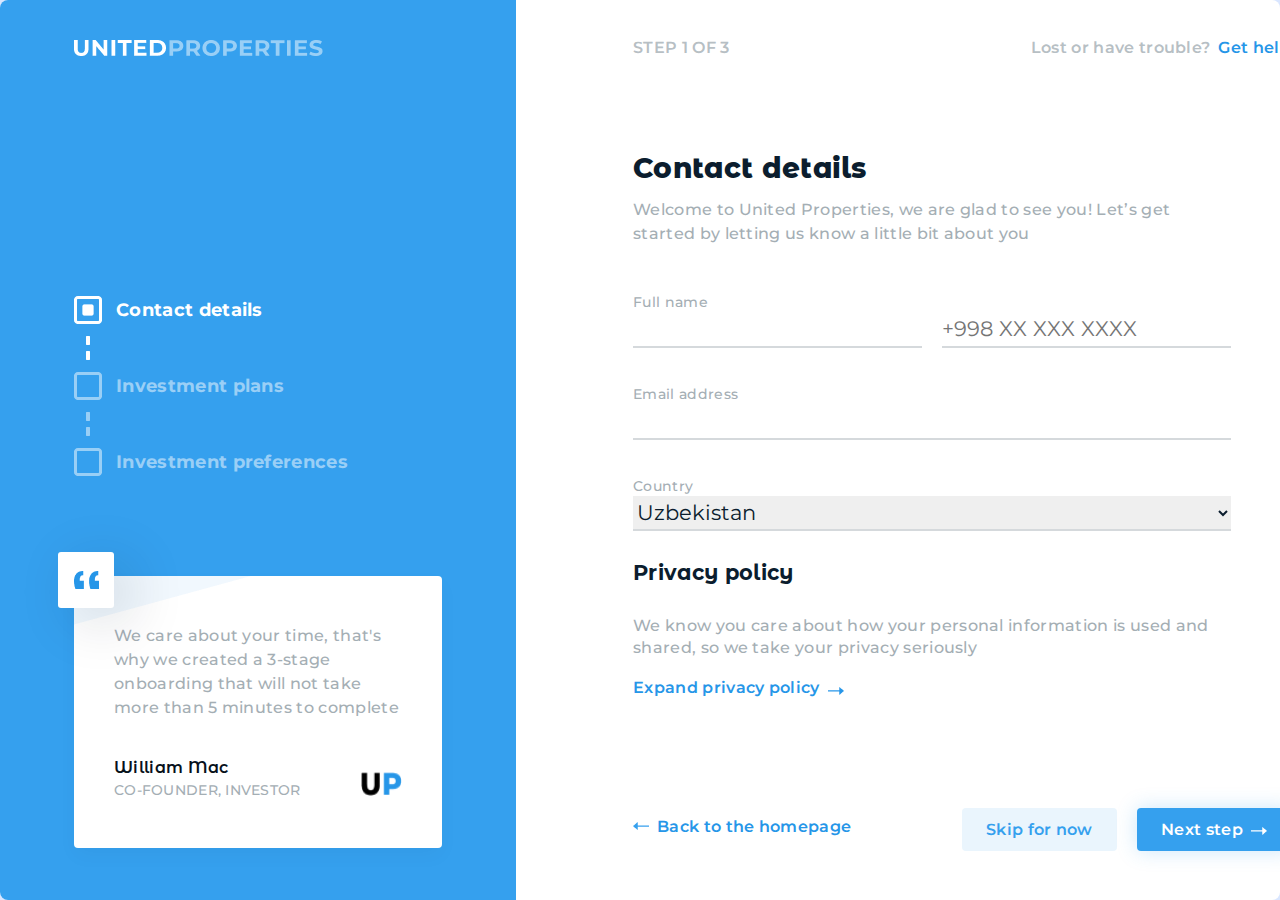
<file: index.html>
<!DOCTYPE html>
<html lang="en">

<head>
   <meta charset="UTF-8">
   <meta http-equiv="X-UA-Compatible" content="IE=edge">
   <meta name="viewport" content="width=device-width, initial-scale=1.0">
   <title>URES ONBOARDING</title>

   <link rel="preconnect" href="https://fonts.gstatic.com">
   <link
      href="https://fonts.googleapis.com/css2?family=Montserrat+Alternates:wght@600;700;800&family=Montserrat:ital,wght@0,500;0,600;1,500&display=swap"
      rel="stylesheet">

   <link rel="stylesheet" href="/CSS/normalize.css">
   <link rel="stylesheet" href="/CSS/style.css">
</head>

<body>
   <div class="contact-details">
      <div class="contact-details__left-block">

         <div class="logo">
            <a href="/index.html"><img src="/images/logo.png" alt="logo" width="249" height="16"></a>
         </div>

         <div class="contact-details__nav">
            <ul class="nav__items">
               <li class="nav__list active">Contact details
                  <div class="vertical-line__top__active"></div>
                  <div class="vertical-line__bottom__active"></div>
               </li>
               <li class="nav__list passive">Investment plans
                  <div class="vertical-line__top"></div>
                  <div class="vertical-line__bottom"></div>
               </li>
               <li class="nav__list passive">Investment preferences</li>
            </ul>
         </div>

         <div class="quote">

            <blockquote>
               We care about your time, that's why we created a 3-stage onboarding that will not take more than 5
               minutes to complete
            </blockquote>

            <div class="author">
               <dl>
                  <dt>William Mac</dt>
                  <dd>CO-FOUNDER, INVESTOR</dd>
               </dl>

               <img class="up-logo" src="/images/UP.png" alt="UP" width="41" height="24">
            </div>
         </div>

      </div>
      <div class="contact-details__right-block">
         <div class="container">

            <div class="right-top">
               <span class="step">STEP 1 OF 3</span>
               <div class="help">
                  <p class="help-question">Lost or have trouble?</p>
                  <a class="mini-link " href="#">Get help</a>
               </div>
            </div>
            <div class="form-container">
               <h2 class="right-title">Сontact details</h2>
               <p class="right-description">Welcome to United Properties, we are glad to see you! Let’s get started by
                  letting us know a little bit about you</p>

               <form class="form">
                  <div class="form__name-tel">
                     <fieldset>
                        <legend>Full name</legend>
                        <label for="name" class="input-text">
                           <input class="name" type="text" name="name" id="name">
                        </label>
                     </fieldset>

                     <label for="tel" class="tel">
                        <input type="tel" id="tel" name="tel" placeholder="+998 XX XXX XXXX"
                           pattern="[0-9]{3} [0-9]{2} [0-9]{3} [0-9]{4}" required>
                     </label>
                  </div>

                  <fieldset>
                     <legend>Email address</legend>
                     <label for="email" class="input-text">
                        <input id="email" class="email" type="email" name="email">
                     </label>
                  </fieldset>

                  <fieldset>
                     <legend>Country</legend>
                     <label for="country" class="input-text">
                        <select id="country" name="country">
                           <option value="Uzbekistan">Uzbekistan</option>
                           <option value="Ukraine">Ukraine</option>
                           <option value="China">China</option>
                           <option value="Russia">Russia</option>
                           <option value="Korea">Korea</option>
                           <option value="Belorussia">Belorussia</option>
                           <option value="USA">USA</option>
                           <option value="Canada">Canada</option>
                           <option value="Dubai">Dubai</option>
                        </select>
                     </label>
                  </fieldset>

               </form>

               <div class="privacy">
                  <h4 class="privacy-title">Privacy policy</h4>
                  <p class="privacy-text">We know you care about how your personal information is used and shared, so we
                     take your privacy seriously</p>
                  <a class="mini-link" href="#">Expand privacy policy</a>
               </div>
            </div>
            <footer class="footer">
               <a class="footer__back-link" href="#">Back to the homepage</a>
               <div class="footer__right-links">
                  <a class="footer__skip-link" href="/plans.html">Skip for now</a>
                  <a class="footer__next-link" href="/plans.html">Next step</a>
               </div>
            </footer>

         </div>
      </div>
   </div>
</body>

</html>
</file>
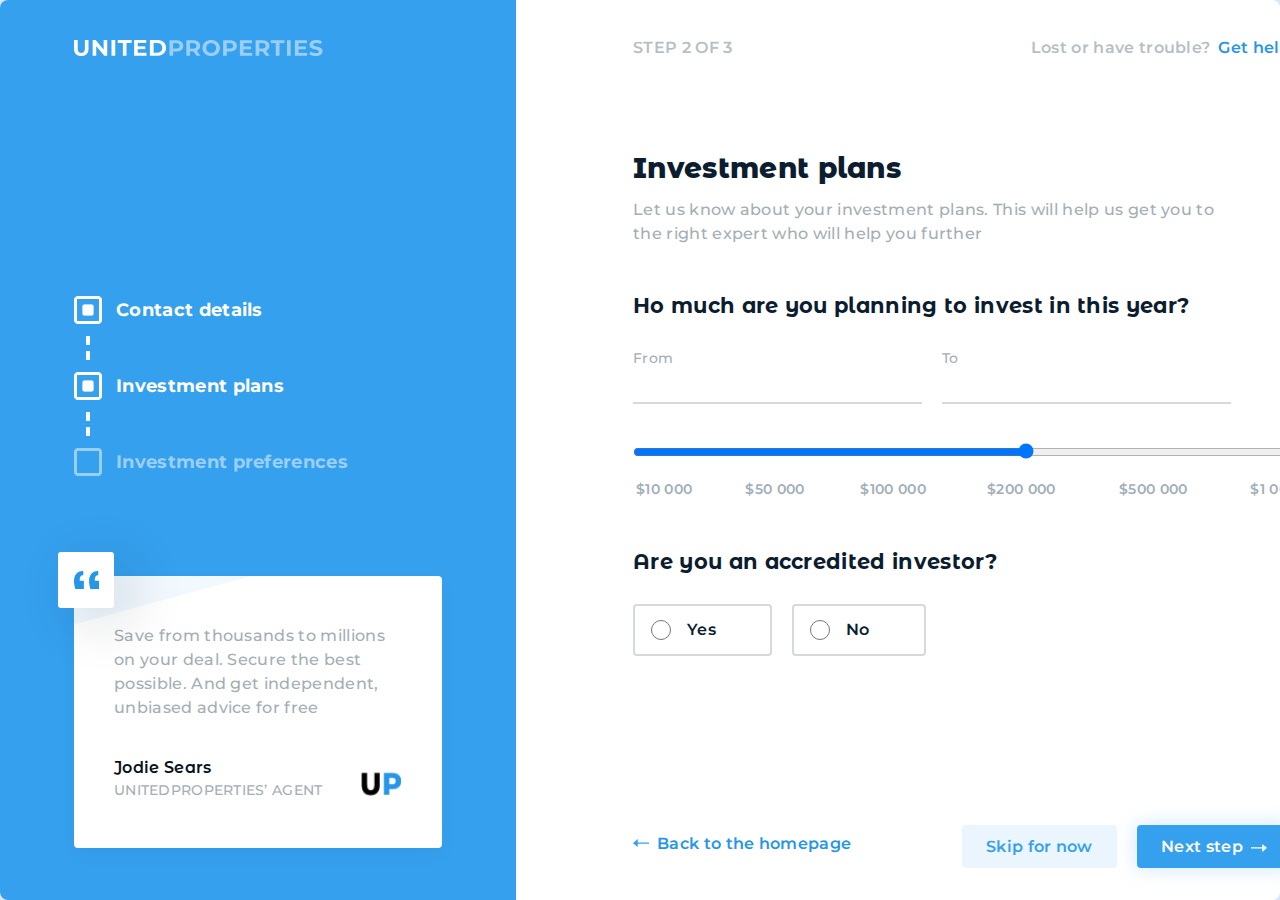
<file: plans.html>
<!DOCTYPE html>
<html lang="en">

<head>
   <meta charset="UTF-8">
   <meta http-equiv="X-UA-Compatible" content="IE=edge">
   <meta name="viewport" content="width=device-width, initial-scale=1.0">
   <title>URES ONBOARDING</title>

   <link rel="preconnect" href="https://fonts.gstatic.com">
   <link
      href="https://fonts.googleapis.com/css2?family=Montserrat+Alternates:wght@600;700;800&family=Montserrat:ital,wght@0,500;0,600;1,500&display=swap"
      rel="stylesheet">

   <link rel="stylesheet" href="/CSS/normalize.css">
   <link rel="stylesheet" href="/CSS/style.css">
</head>

<body>
   <div class="contact-details">
      <div class="contact-details__left-block">

         <div class="logo">
            <a href="/index.html"><img src="/images/logo.png" alt="logo" width="249" height="16"></a>
         </div>

         <div class="contact-details__nav">
            <ul class="nav__items">
               <li class="nav__list active">Contact details
                  <div class="vertical-line__top__active"></div>
                  <div class="vertical-line__bottom__active"></div>
               </li>
               <li class="nav__list active">Investment plans
                  <div class="vertical-line__top__active"></div>
                  <div class="vertical-line__bottom__active"></div>
               </li>
               <li class="nav__list passive">Investment preferences</li>
            </ul>
         </div>

         <div class="quote">

            <blockquote>
               Save from thousands to millions on your deal. Secure the best possible. And get independent, unbiased
               advice for free
            </blockquote>

            <div class="author">
               <dl>
                  <dt>Jodie Sears</dt>
                  <dd>UNITEDPROPERTIES’ AGENT</dd>
               </dl>

               <img class="up-logo" src="/images/UP.png" alt="UP" width="41" height="24">
            </div>
         </div>

      </div>
      <div class="contact-details__right-block">

         <div class="right-top">
            <span class="step">STEP 2 OF 3</span>
            <div class="help">
               <p class="help-question">Lost or have trouble?</p>
               <a class="mini-link " href="#">Get help</a>
            </div>
         </div>
         <div class="form-container">
            <h2 class="right-title">Investment plans</h2>
            <p class="right-description">Let us know about your investment plans. This will help us get you to the
               right expert who will help you further</p>

            <h4 class="privacy-title">Ho much are you planning to invest in this year?</h4>

            <form class="form">
               <div class="form__name-tel">
                  <fieldset>
                     <legend>From</legend>
                     <label for="number" class="input-text">
                        <input id="number" class="number" type="number" name="number" required>
                     </label>
                  </fieldset>

                  <fieldset>
                     <legend>To</legend>
                     <label for="number1" class="input-text">
                        <input id="number1" class="number" type="number" name="number" required>
                     </label>
                  </fieldset>
               </div>
               <input type="range" min="1" max="6">
               <table>
                  <tr class="table">
                     <td class="table-desc">$10 000</td>
                     <td class="table-desc">$50 000</td>
                     <td class="table-desc">$100 000</td>
                     <td class="table-desc">$200 000</td>
                     <td class="table-desc">$500 000</td>
                     <td class="table-desc">$1 000 000</td>
                  </tr>
               </table>
            </form>

            <div class="privacy">
               <h4 class="privacy-title">Are you an accredited investor?</h4>
               <form class="choice">
                  <div class="choice-btn" id="checked9" onclick="addclass('checked9','choice1')">
                     <input type="radio" id="choice1" name="choice" value="Yes">
                     <label class="lebel" for="choice1">Yes</label>
                  </div>
                  <div class="choice-btn" id="checked10" onclick="addclass('checked10','choice2')">
                     <input type="radio" id="choice2" name="choice" value="No">
                     <label class="label" for="choice2">No</label>
                  </div>
               </form>
            </div>
         </div>

         <footer class="footer">
            <a class="footer__back-link" href="/index.html">Back to the homepage</a>
            <div class="footer__right-links">
               <a class="footer__skip-link" href="/preferences.html">Skip for now</a>
               <a class="footer__next-link" href="/preferences.html">Next step</a>
            </div>
         </footer>


      </div>
   </div>
   <script src="./CSS/main.js"></script>
</body>

</html>
</file>
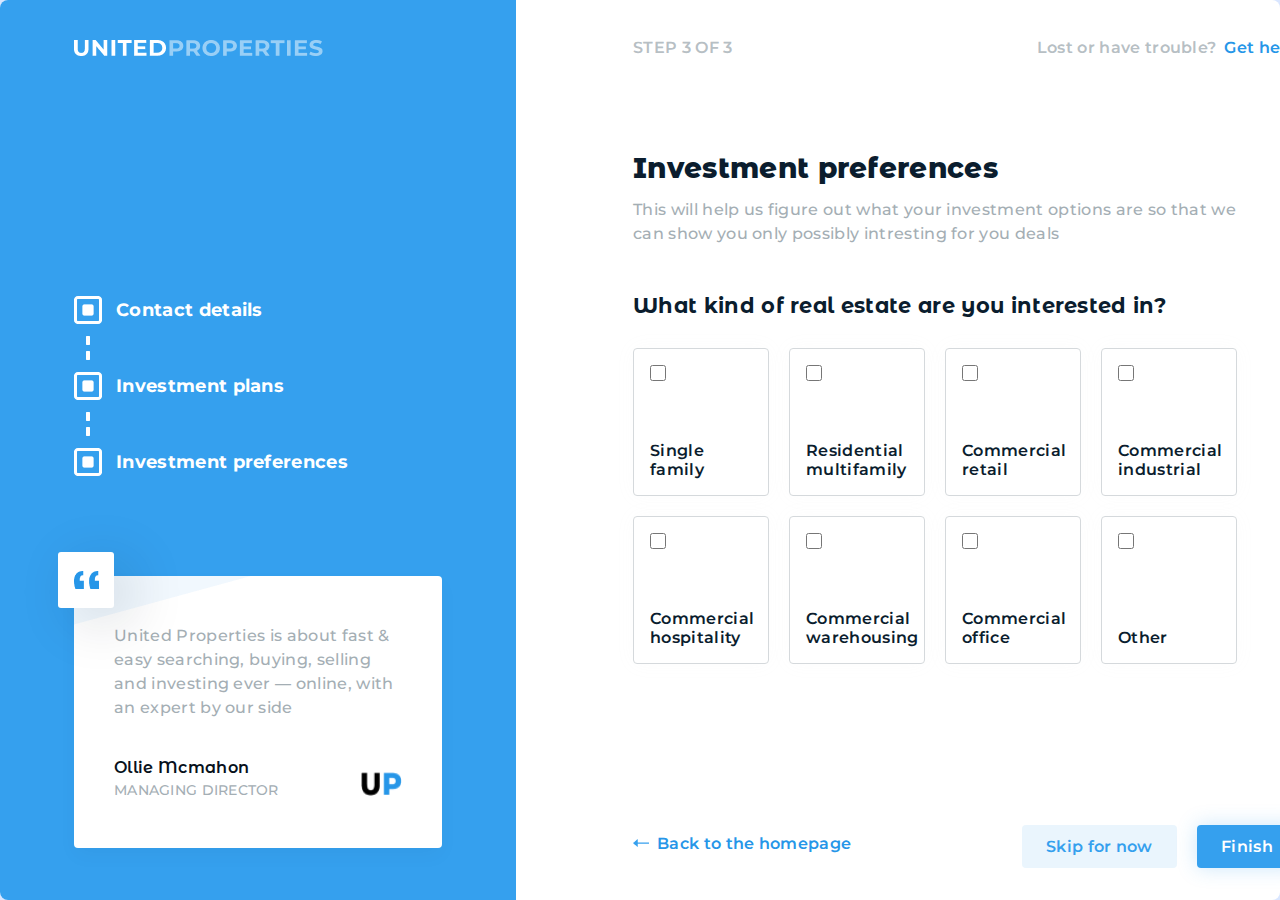
<file: preferences.html>
<!DOCTYPE html>
<html lang="en">

<head>
   <meta charset="UTF-8">
   <meta http-equiv="X-UA-Compatible" content="IE=edge">
   <meta name="viewport" content="width=device-width, initial-scale=1.0">
   <title>USER ONBOARDING</title>

   <link rel="preconnect" href="https://fonts.gstatic.com">
   <link
      href="https://fonts.googleapis.com/css2?family=Montserrat+Alternates:wght@600;700;800&family=Montserrat:ital,wght@0,500;0,600;1,500&display=swap"
      rel="stylesheet">

   <link rel="stylesheet" href="/CSS/normalize.css">
   <link rel="stylesheet" href="/CSS/style.css">
</head>

<body>
   <div class="contact-details">
      <div class="contact-details__left-block">

         <div class="logo">
            <a href="/index.html"><img src="/images/logo.png" alt="logo" width="249" height="16"></a>
         </div>

         <div class="contact-details__nav">
            <ul class="nav__items">
               <li class="nav__list active">Contact details
                  <div class="vertical-line__top__active"></div>
                  <div class="vertical-line__bottom__active"></div>
               </li>
               <li class="nav__list active">Investment plans
                  <div class="vertical-line__top__active"></div>
                  <div class="vertical-line__bottom__active"></div>
               </li>
               <li class="nav__list active">Investment preferences</li>
            </ul>
         </div>

         <div class="quote">

            <blockquote>
               United Properties is about fast & easy searching, buying, selling and investing ever — online, with an
               expert by our side
            </blockquote>

            <div class="author">
               <dl>
                  <dt>Ollie Mcmahon</dt>
                  <dd>MANAGING DIRECTOR</dd>
               </dl>

               <img class="up-logo" src="/images/UP.png" alt="UP" width="41" height="24">
            </div>
         </div>

      </div>
      <div class="contact-details__right-block">

         <div class="right-top">
            <span class="step">STEP 3 OF 3</span>
            <div class="help">
               <p class="help-question">Lost or have trouble?</p>
               <a class="mini-link " href="#">Get help</a>
            </div>
         </div>
         <div class="form-container">
            <h2 class="right-title">Investment preferences</h2>
            <p class="right-description">This will help us figure out what your investment options are so that we can
               show you only possibly intresting for you deals</p>

            <h4 class="privacy-title">What kind of real estate are you interested in?</h4>

            <form class="form checkboxes">
               <div class="checkbox" id="checked" onclick="addclass('checked','single')">
                  <input type="checkbox" name="single" id="single">
                  <label for="single">Single family</label>
               </div>
               <div class="checkbox" id="checked2" onclick="addclass('checked2','multifamily')">
                  <input type="checkbox" name="multifamily" id="multifamily">
                  <label for="multifamily">Residential multifamily</label>
               </div>
               <div class="checkbox" id="checked3" onclick="addclass('checked3','retail')">
                  <input type="checkbox" name="retail" id="retail">
                  <label for="retail">Commercial retail</label>
               </div>
               <div class="checkbox" id="checked4" onclick="addclass('checked4','industrial')">
                  <input type="checkbox" name="industrial" id="industrial">
                  <label for="industrial">Commercial industrial</label>
               </div>
               <div class="checkbox" id="checked5" onclick="addclass('checked5','hospitality')">
                  <input type="checkbox" name="hospitality" id="hospitality">
                  <label for="hospitality">Commercial hospitality</label>
               </div>
               <div class="checkbox" id="checked6" onclick="addclass('checked6','warehousing')">
                  <input type="checkbox" name="warehousing" id="warehousing">
                  <label for="warehousing">Commercial warehousing</label>
               </div>
               <div class="checkbox" id="checked7" onclick=" addclass('checked7','office')">
                  <input type="checkbox" name="office" id="office">
                  <label for="office">Commercial office</label>
               </div>
               <div class="checkbox" id="checked8" onclick="addclass('checked8','other')">
                  <input type="checkbox" name="other" id="other">
                  <label for="other">Other</label>
               </div>
            </form>
         </div>

         <footer class="footer">
            <a class="footer__back-link" href="/plans.html">Back to the homepage</a>
            <div class="footer__right-links">
               <a class="footer__skip-link" href="#">Skip for now</a>
               <a class="footer__finish-link" href="#">Finish</a>
            </div>
         </footer>
      </div>
   </div>
   <script src="./CSS/main.js"></script>
</body>

</html>
</file>
<file: CSS/style.css>
:root {
   --main-color: #0B1D2E;
   --descriptions-color: #A4AEB4;
   --link-color: rgba(53,160,238,1);
   --left-bg-color: #35A0EE;
   --border-color: #D5D9DC;
}

html {
   box-sizing: border-box;
}

*, *::after, *::before {
   box-sizing: inherit;
}

body {
   background-color: #DCE8FF;
   font-family: 'Montserrat', sans-serif;
   font-weight: 600;
   color: var(--main-color);
   letter-spacing: 0.02em;
   box-sizing: border-box;
}

a {
   transition: 0.3s ease-in;
}

.form-container {
   padding-right: 60px;
}

.contact-details {
   margin: 0 auto;
   max-width: 1440px;
   max-height: 900px;
   display: grid;
   grid-template-columns: 516px 1fr;

   background-color: white;
   box-shadow: 0px 0px 56px rgba(0, 133, 255, 0.05);
   border-radius: 8px;  
}

.contact-details__left-block {
   display: grid;
   grid-template-rows: 256px 180px 372px;
   
   padding: 40px 74px 52px;

   border-top-left-radius: 8px;
   border-bottom-left-radius: 8px;
   
   background-color: var(--left-bg-color);
}

.nav__items {
   color: rgba(255, 255, 255, 0.5);
   margin-top: 0;
   margin-bottom: 0;
   padding-left: 0;
}

.nav__list {
   position: relative;
   padding-left: 42px;
   margin-bottom: 48px;

   list-style: none;
   font-weight: bold;
   font-size: 18px;
   line-height: 28px;
}

.nav__list:last-child {
   margin-bottom: 0;
}

.active {
   color: white;
}

.active::before {
   content: "";
   position: absolute;
   background-image: url("/images/Active.png");
   left: 0;
   top: 0;
   width: 28px;
   height: 28px;
}

.passive::before {
   content: "";
   position: absolute;
   background-image: url("/images/Activeless.png");
   left: 0;
   top: 0;
   width: 28px;
   height: 28px;
}

.vertical-line__top__active::before {
   position: absolute;
   display: block;
   content: "";
   background-image: url("/images/vertical\ line.png");
   width: 4px;
   height: 9px;
   left: 12px;
   margin-top: 12px;
   margin-bottom: 6px;
}

.vertical-line__bottom__active::before {
   position: absolute;
   display: block;
   content: "";
   background-image: url("/images/vertical\ line.png");
   width: 4px;
   height: 9px;
   left: 12px;
   margin-top: 27px;
   margin-bottom: 12px;
}

.vertical-line__top::before {
   position: absolute;
   display: block;
   content: "";
   background-image: url("/images/vertical\ line\ passive.png");
   width: 4px;
   height: 9px;
   left: 12px;
   margin-top: 12px;
   margin-bottom: 6px;
}

.vertical-line__bottom::before {
   position: absolute;
   display: block;
   content: "";
   background-image: url("/images/vertical\ line\ passive.png");
   width: 4px;
   height: 9px;
   left: 12px;
   margin-top: 27px;
   margin-bottom: 12px;
}

.quote {
   position: relative;
   align-self: end;
   background-color: #fff;
   padding: 48px 40px 32px;
   background-image: url("/images/Vector.png");
   background-repeat: no-repeat;
   box-shadow: 0px 8px 20px rgba(3, 17, 6, 0.03);
   border-radius: 4px;
}

.quote::before {
   content: "";

   position: absolute;
   top: -24px;
   left: -16px;

   background: #FFFFFF;
   box-shadow: 16px 12px 56px rgba(11, 29, 46, 0.15);
   border-radius: 3px;

   width: 56px;
   height: 56px;

   background-image: url("/images/quote.png");
   background-repeat: no-repeat;
   background-position: center center;
}

blockquote {
   margin: 0;
   margin-bottom: 20px;

   font-weight: 500;
   font-size: 16px;
   line-height: 24px;

   color: #A4AEB4;
}

.author {
   display: flex;
   justify-content: space-between;
}

dt {
   font-family: 'Montserrat Alternates', sans-serif;
   font-size: 16px;
   line-height: 24px;

   letter-spacing: 0.02em;

   color: #07111B;
}

dd {
   margin-left: 0;

   font-weight: 500;
   font-size: 14px;
   line-height: 20px;

   letter-spacing: 0.02em;

   color: #A4AEB4;
}

.up-logo {
   position: relative;
   top: 32px;
}


/* ************** RIGHT SIDE ************ */

.contact-details__right-block {
   display: grid;
   grid-template-rows: 114px 1fr 136px;
   padding: 36px 148px 44px 117px;
}

.right-top {
   display: flex;
   justify-content: space-between;
   margin-bottom: 90px;

   font-size: 16px;
   line-height: 24px;

   color: rgba(164, 174, 180, 0.8);
}

.help {
   display: flex;
}

.help-question {
   margin: 0;
   margin-right: 8px;
}

.mini-link {
   position: relative;
   text-decoration: none;
   line-height: 24px;
   color: #2696E8;
}

.mini-link::before {
   content: "";

   position: absolute;
   right: -24px;
   top: 3px;
   width: 16px;
   height: 16px;
   
   background-image: url("/images/Arrow.png");
   background-repeat: no-repeat;
}

.mini-link:hover {
   text-decoration: underline;
}

.right-title {
   margin-top: 0;
   margin-bottom: 12px;

   font-family: 'Montserrat Alternates', sans-serif;
   font-style: normal;
   font-weight: 800;
   font-size: 28px;
   line-height: 36px;

   color: #0B1D2E;
}

.right-description {
   margin-top: 0;
   margin-bottom: 46px;

   font-weight: 500;
   line-height: 24px;

   color: #A4AEB4;
}

/* ***************** FORM ***************** */

.input-text {
   display: flex;
   flex-direction: column;
}

.form__name-tel {
   display: grid;
   grid-template-columns: 1fr 1fr;
   column-gap: 20px;
   margin-bottom: 36px;
}

fieldset {
   border: none;
   margin: 0;
   padding: 0;
}

legend {
   margin: 0;

   font-weight: 500;
   font-size: 14px;
   line-height: 20px;

   color: #A4AEB4;
}

.input-text:focus {
   color: mediumvioletred;
}

input,
select {
   padding: 3px 0;

   border: none;
   border-bottom: 2px solid #D5D9DC;
   font-size: 21px;
   line-height: 28px;

   color: #0B1D2E;
}

input:focus,
select:focus {
   outline: none;
   border-bottom: 2px solid #2696E8;
   transition: .3s ease-in;
}

input,
textarea,
[contenteditable] {
  caret-color: #2696E8;
}

.tel {
   margin-top: 20px;
   margin-bottom: 0;
}

.email {
   margin-bottom: 36px;
}

.privacy-title {
font-family: 'Montserrat Alternates', sans-serif;
font-style: normal;
font-weight: bold;
font-size: 21px;
line-height: 28px;

color: #0B1D2E;
}

.privacy-text {
   font-weight: 500;
   font-size: 16px;
   line-height: 141%;

   color: #A4AEB4;
}

.footer {
   display: flex;
   justify-content: space-between;
   align-items: flex-end;
   margin-top: 115px;
}
.footer__back-link {
   position: relative;
   margin-left: 24px;

   text-decoration: none;
   line-height: 24px;
   color: #2696E8;
}

.footer__back-link::before {
   content: "";

   position: absolute;
   left: -24px;
   top: 5px;
   width: 16px;
   height: 16px;
   
   background-image: url("/images/Arrow\ back.png");
   background-repeat: no-repeat;
}

.footer__back-link:hover {
   text-decoration: underline;
}

.footer__skip-link {
   text-decoration: none;
   padding: 12px 24px;
   margin-right: 16px;
   border-radius: 4px;
   
   color: var(--left-bg-color);
   background-color: rgba(53, 160, 238, 0.1);
}

.footer__skip-link:hover {
   background-color: rgba(53, 160, 238, 0.05);;
}

.footer__next-link {
   position: relative;
   padding: 12px 48px 12px 24px;
   border-radius: 4px;
   
   text-decoration: none;
   background: #35A0EE;
   box-shadow: 0px 0px 20px rgba(53, 160, 238, 0.25);
   border-radius: 4px;
   color: white;
}

.footer__next-link::after {
   content: "";

   position: absolute;
   right: 24px;
   top: 13px;
   width: 16px;
   height: 16px;
   
   background-image: url("/images/Arrow\ white.png");
   background-repeat: no-repeat;
}

.footer__next-link:hover, 
.footer__finish-link:hover {
   box-shadow: none;
   background: rgba(53, 160, 238, 0.8);
}

.footer__finish-link {
   position: relative;
   padding: 12px 24px;
   border-radius: 4px;
   
   text-decoration: none;
   background: #35A0EE;
   box-shadow: 0px 0px 20px rgba(53, 160, 238, 0.25);
   border-radius: 4px;
   color: white;
}

input[type="range"] {
   width: 110%;
   margin-bottom: 12px;
   cursor: pointer;
}

table {
   width: 128%;
   margin-bottom: 46px;
}
.table-desc {
   font-size: 14px;
   line-height: 20px;

   color: #A1AFB8;
}

.table-desc:last-child {
   padding: 0;
}

.choice {
   display: flex;

   font-size: 16px;
}

input[type="radio"] {
   width: 20px;
   height: 20px;
   margin-right: 16px;
}

.label {
   font-size: 16px;
   line-height: 24px;
}

.choice-btn {
   display: flex;
   flex-direction: row;
   align-items: center;

   padding: 12px 54px 12px 16px;
   margin-right: 20px;

   border-radius: 4px;
   border: 2px solid #D5D9DC;
}

.checked {
   border: 2px solid #35A0EE;
   background: #F7FBFF;
}


/* ****************** PERFORMANCE PAGE ******************** */

.checkboxes {
   display: grid;
   grid-template-columns: 1fr 1fr 1fr 1fr;
   gap: 20px;
}

.checkbox {
   display: flex;
   flex-direction: column;
   justify-content: space-between;

   padding: 16px;
   width: 136px;
   height: 148px;

   border: 1.5px solid #D5D9DC;
   box-sizing: border-box;
   box-shadow: 0px 0px 20px rgba(213, 217, 220, 0.05);
   border-radius: 4px;
}

label[for="checkbox"] {
   font-weight: 500;
   font-size: 14px;
   line-height: 20px;

   color: #031106;
}

input[type="checkbox"] {
   width: 16px;
   height: 16px;
}

.check-active {
   background-color: #F6FBFF;
   border: 1.5px solid #35A0EE;

   font-family: Poppins;
   font-style: normal;
   font-weight: 500;
   font-size: 14px;
   line-height: 20px;

   color: #35A0EE;
}

@media only screen and (max-width: 767px) {
   .contact-details {
      display: grid;
      grid-template-columns: 1fr;
      grid-template-rows: 1fr 1fr;
   }
}
</file>
